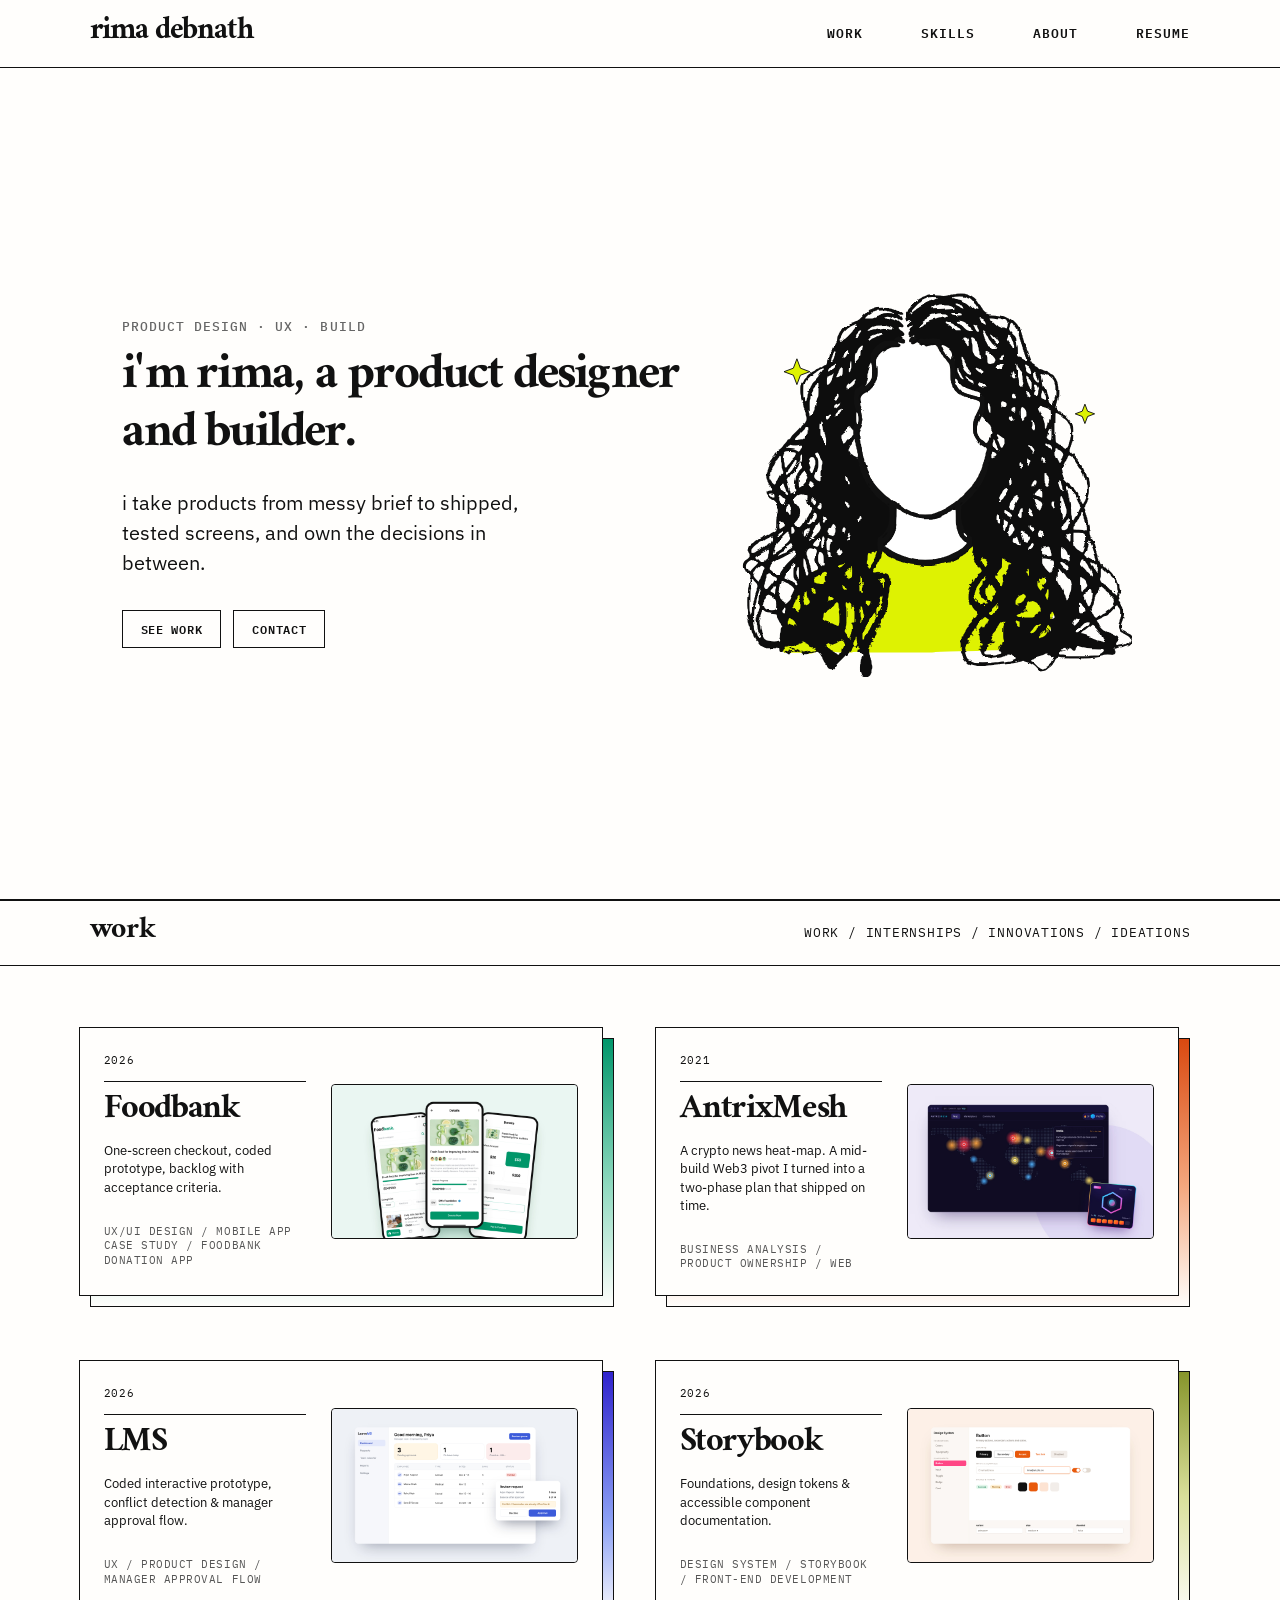
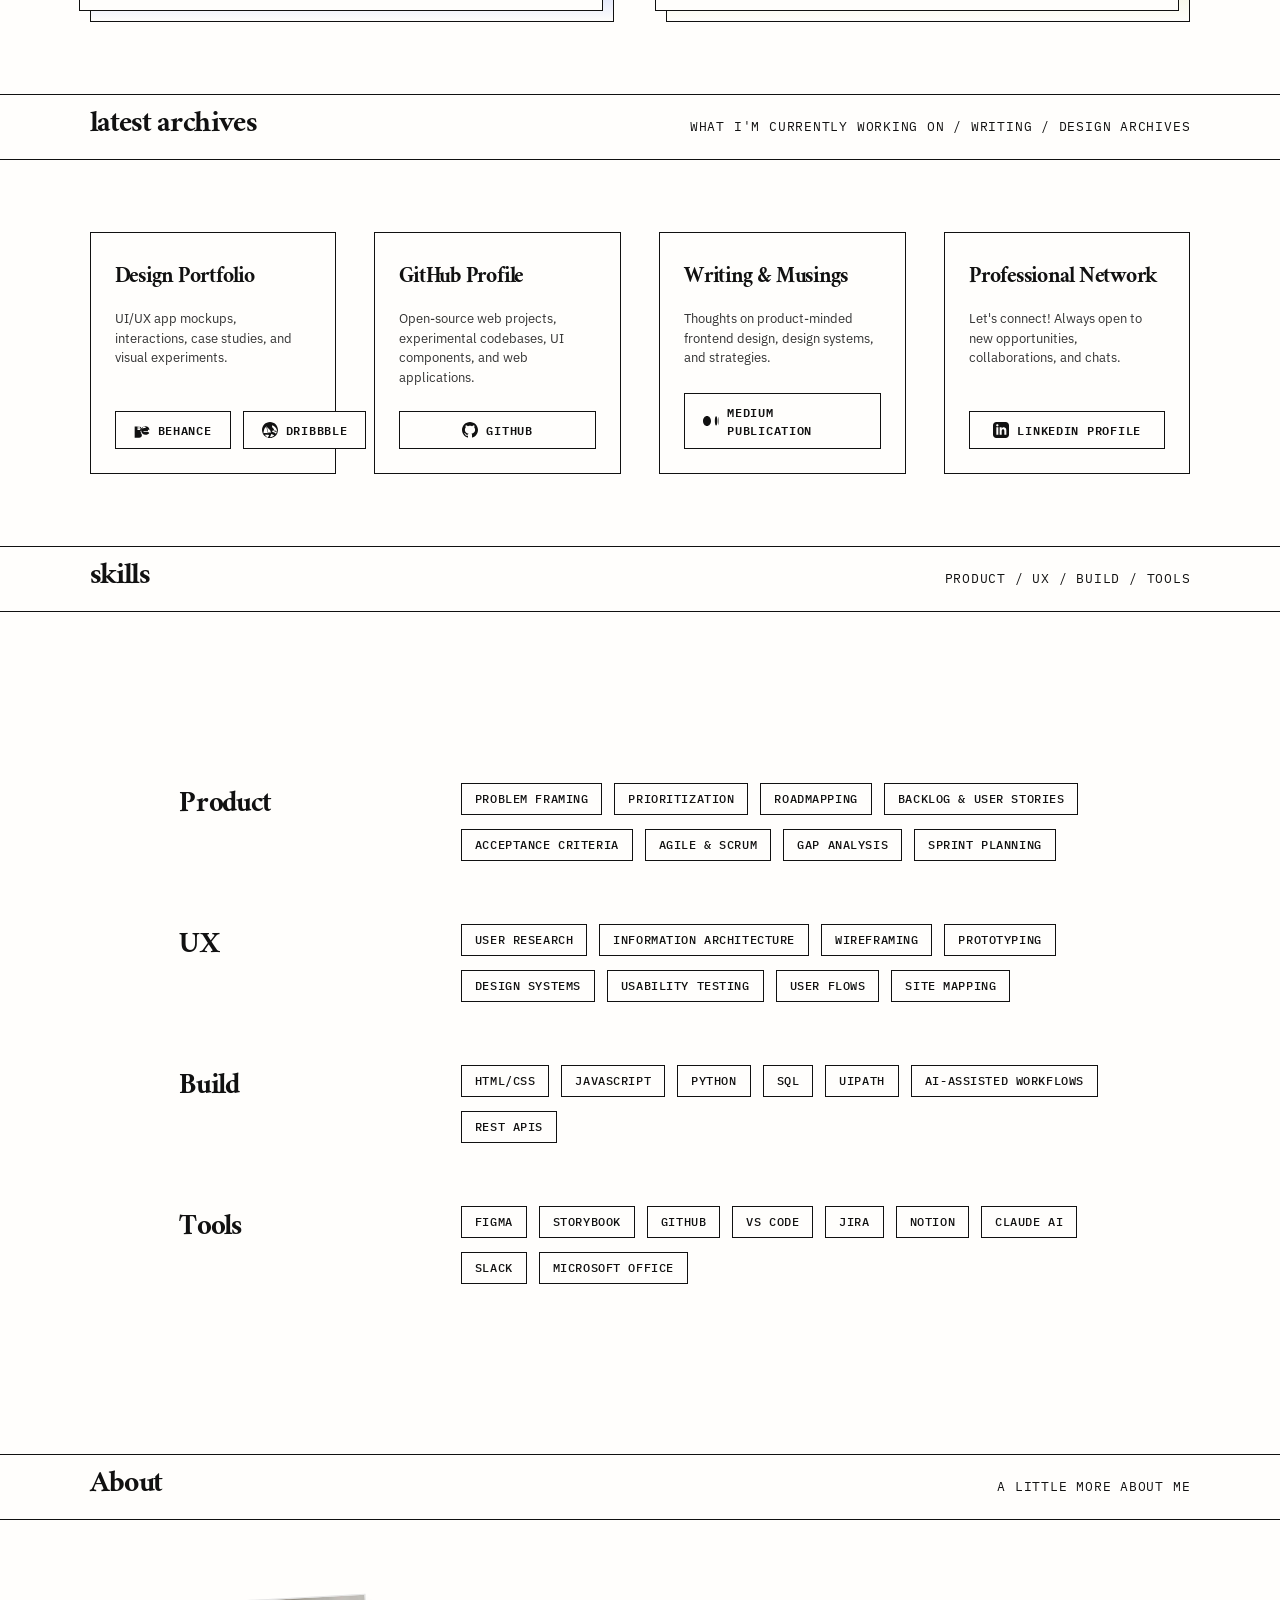
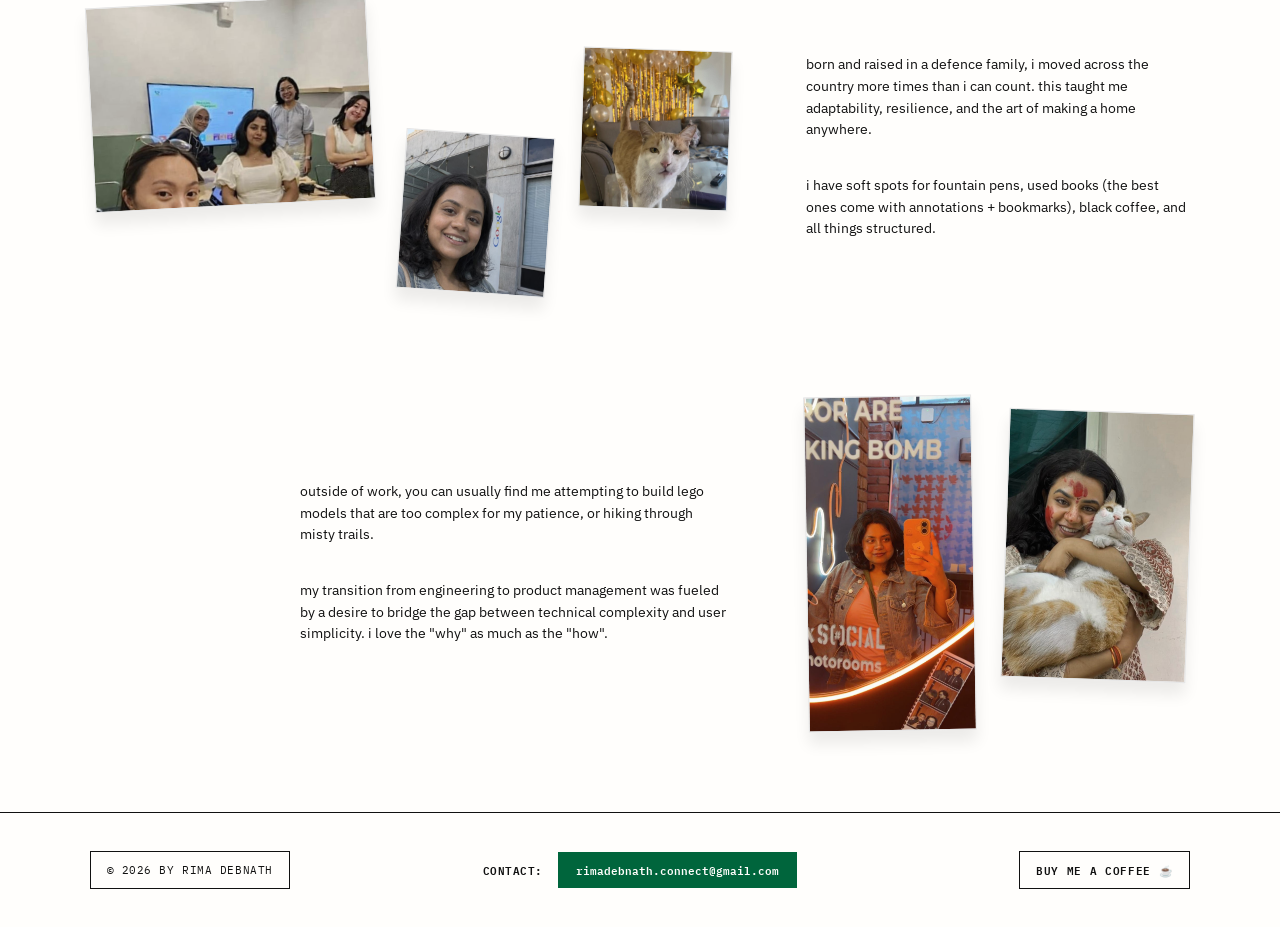
<file: index.html>
<!DOCTYPE html>
<html lang="en">

<head>
  <meta charset="UTF-8" />
  <meta name="viewport" content="width=device-width, initial-scale=1.0" />
  <meta name="description" content="Rima Debnath, product designer and UX product owner. I take products from messy brief to shipped, tested screens, and own the decisions in between." />
  <title>Rima Debnath — Product designer &amp; UX product owner</title>
  <link rel="icon" href="assets/favicon.svg" type="image/svg+xml" />
  <meta property="og:type" content="website" />
  <meta property="og:url" content="https://rima-portfolio-teal.vercel.app/" />
  <meta property="og:title" content="Rima Debnath — Product designer &amp; UX product owner" />
  <meta property="og:description" content="Rima Debnath, product designer and UX product owner. I take products from messy brief to shipped, tested screens, and own the decisions in between." />
  <meta property="og:image" content="https://rima-portfolio-teal.vercel.app/assets/og-portfolio.jpg" />
  <meta property="og:image:width" content="1200" />
  <meta property="og:image:height" content="630" />
  <meta property="og:image:alt" content="rima debnath: product designer and builder, with a line-drawn portrait of Rima" />
  <meta name="twitter:card" content="summary_large_image" />
  <link rel="stylesheet" href="styles.css" />
  <link rel="preconnect" href="https://fonts.googleapis.com" />
  <link rel="preconnect" href="https://fonts.gstatic.com" crossorigin />
  <link
    href="https://fonts.googleapis.com/css2?family=IBM+Plex+Mono:wght@400;500;600;700&family=IBM+Plex+Sans:ital,wght@0,300;0,400;0,500;0,600;0,700;1,400&family=Ramaraja&display=swap"
    rel="stylesheet"
  />
</head>

<body>
  <header class="topbar" id="top">
    <a class="wordmark" href="#top">rima debnath</a>
    <button class="menu-button" type="button" aria-expanded="false" aria-controls="nav">
      menu
    </button>
    <nav class="nav" id="nav" aria-label="Primary navigation">
      <a href="#work">work</a>
      <a href="#skills">skills</a>
      <a href="#about">about</a>
      <a href="assets/Rima_Debnath_UXPO_Resume.pdf" target="_blank" rel="noopener noreferrer">resume</a>
    </nav>
  </header>

  <main>
    <section class="hero grid-page" aria-labelledby="intro-title">
      <div class="intro-copy reveal">
        <p class="hero-eyebrow">PRODUCT DESIGN · UX · BUILD</p>
        <h1 id="intro-title" class="hero-headline">i'm rima, a product designer and builder.</h1>
        <p class="hero-description">
          i take products from messy brief to shipped, tested screens, and own the decisions in between.
        </p>
        <div class="hero-actions">
          <a class="outline-link magnetic" href="#work">see work</a>
          <a class="outline-link magnetic" href="mailto:rimadebnath.connect@gmail.com">contact</a>
        </div>
      </div>

      <div class="sketch-card reveal" aria-label="Hand drawn character illustration">
        <img class="hero-illustration hero-illustration-base" src="assets/hero-rima.svg"
          alt="Line drawing of Rima with long curly hair" width="512" height="512" fetchpriority="high" />
      </div>
    </section>

    <section class="paper-section" id="work" aria-labelledby="work-title">
      <div class="section-strip">
        <h2 id="work-title">work</h2>
        <p>work / internships / innovations / ideations</p>
      </div>

      <div class="work-grid work-grid--wide">
        <div class="work-card-gradient figmalite-gradient reveal">
          <a class="card-link" href="https://foodbank-case-study.vercel.app/"
            aria-label="Open Foodbank Donation App case study">
            <article class="work-card">
              <span class="time">2026</span>
              <h3>Foodbank</h3>
              <p class="work-outcome">One-screen checkout, coded prototype, backlog with acceptance criteria.</p>
              <div class="project-preview">
                <img class="work-card-cover" src="assets/cover-foodbank.jpg"
                  alt="Foodbank donation mobile application screens and donation flow" loading="lazy" decoding="async" />
              </div>
              <p class="work-tags">UX/UI Design / Mobile App Case Study / Foodbank Donation App</p>
            </article>
          </a>
        </div>

        <div class="work-card-gradient antrixmesh-gradient reveal">
          <a class="card-link" href="https://antrixmesh-case-study.vercel.app/"
            aria-label="Open AntrixMesh case study">
            <article class="work-card">
              <span class="time">2021</span>
              <h3>AntrixMesh</h3>
              <p class="work-outcome">A crypto news heat-map. A mid-build Web3 pivot I turned into a two-phase plan that shipped on time.</p>
              <div class="project-preview">
                <img class="work-card-cover" src="assets/cover-antrixmesh.jpg"
                  alt="AntrixMesh crypto news heat-map with a country news card and the Phase 2 reader pass" loading="lazy" decoding="async" />
              </div>
              <p class="work-tags">Business Analysis / Product Ownership / Web</p>
            </article>
          </a>
        </div>

        <div class="work-card-gradient lms-gradient reveal">
          <a class="card-link" href="https://lms-product-design-case-study.vercel.app/"
            aria-label="Open Leave Management System case study">
            <article class="work-card">
              <span class="time">2026</span>
              <h3>LMS</h3>
              <p class="work-outcome">Coded interactive prototype, conflict detection & manager approval flow.</p>
              <div class="project-preview">
                <img class="work-card-cover" src="assets/cover-lms.jpg"
                  alt="Leave Management System manager approval dashboard" loading="lazy" decoding="async" />
              </div>
              <p class="work-tags">UX / Product Design / Manager Approval Flow</p>
            </article>
          </a>
        </div>

        <div class="work-card-gradient storybook-gradient reveal">
          <a class="card-link" href="https://riimadebnath-storybook.vercel.app/?path=/docs/getting-started-intro--docs"
            target="_blank" rel="noopener noreferrer" aria-label="Open Storybook Design System Project">
            <article class="work-card">
              <span class="time">2026</span>
              <h3>Storybook</h3>
              <p class="work-outcome">Foundations, design tokens & accessible component documentation.</p>
              <div class="project-preview">
                <img class="work-card-cover" src="assets/cover-storybook.jpg"
                  alt="Storybook component library and design system documentation" loading="lazy" decoding="async" />
              </div>
              <p class="work-tags">Design System / Storybook / Front-End Development</p>
            </article>
          </a>
        </div>
      </div>
    </section>

    <section class="paper-section" id="current" aria-labelledby="current-title">
      <div class="section-strip">
        <h2 id="current-title">latest archives</h2>
        <p>what i'm currently working on / writing / design archives</p>
      </div>

      <div class="current-links">
        <div class="current-card reveal">
          <h3>Design Portfolio</h3>
          <p>UI/UX app mockups, interactions, case studies, and visual experiments.</p>
          <div class="current-actions">
            <a class="outline-link magnetic" href="https://www.behance.net/rimadebnath1" target="_blank"
              rel="noopener noreferrer">
              <svg class="btn-icon" viewBox="0 0 24 24" aria-hidden="true">
                <path
                  d="M22 17.002H14v-2.054h8v2.054zm0-6.002h-8V9h8v2zm-12.72.637c-.31.258-.696.388-1.155.388H5.21v-3.528h2.916c.456 0 .84.132 1.154.394.316.262.474.64.474 1.135 0 .736-.348 1.272-1.074 1.611zm-.246-4.597c.28.21.42.532.42.966 0 .61-.277 1.047-.834 1.309-.276.13-.615.195-1.02.195H5.21V6.994H7.96c.45 0 .813.102 1.092.308.277.206.416.486.416.837 0 .337-.146.599-.44.786zm11.758 4.293c.125.688.188 1.488.188 2.399H14.19c.04 1.066.38 1.879 1.022 2.438.643.559 1.493.839 2.551.839 1.42 0 2.443-.538 3.072-1.613l2.062 1.118c-1.026 1.76-2.905 2.64-5.637 2.64-1.928 0-3.483-.585-4.664-1.756-1.182-1.171-1.772-2.731-1.772-4.679 0-1.986.58-3.554 1.739-4.704 1.16-1.15 2.67-1.725 4.53-1.725 1.837 0 3.308.57 4.412 1.71 1.104 1.14 1.636 2.58 1.596 4.318l-.004.015zm-2.858-1.572c-.015-.815-.27-1.429-.763-1.844-.495-.415-1.116-.622-1.865-.622-.8 0-1.433.245-1.9.734-.467.49-.738 1.1-.813 1.831l.004-.099h5.337zM9.548 13.914c1.178-.85 1.768-2.025 1.768-3.525 0-1.05-.333-1.921-1-2.612C9.646 7.086 8.784 6.74 7.731 6.74H1v17h6.73c1.233 0 2.228-.356 2.986-1.069.757-.713 1.136-1.662 1.136-2.846 0-1.583-.578-2.723-1.734-3.42l.43-.49z" />
              </svg>
              Behance
            </a>
            <a class="outline-link magnetic" href="https://dribbble.com/rimadebnath" target="_blank"
              rel="noopener noreferrer">
              <svg class="btn-icon" viewBox="0 0 24 24" aria-hidden="true">
                <path
                  d="M12 24C5.385 24 0 18.615 0 12S5.385 0 12 0s12 5.385 12 12-5.385 12-12 12zm10.12-10.203c-.398-.218-3.038-1.525-6.079-1.07-.12.28-.248.568-.382.853-.165.352-.34.702-.524 1.047 2.93.832 5.626 2.659 5.86 2.825 1.056-1.558 1.488-3.414 1.125-5.655zm-2.81 7.234c-.266-.237-2.646-2.223-5.362-2.946-.664 1.706-1.4 3.34-2.122 4.793 2.96-.34 5.56-1.782 7.484-3.847zm-10.742 2.378c.7-.91 1.482-2.3 2.19-3.955-3.04-.645-6.096-.2-6.425-.143a9.92 9.92 0 0 0 4.235 4.098zm-6.273-6.626c.307-.066 3.826-.757 7.026.04-.047-.116-.095-.23-.14-.344C8.423 11.232 7.26 6.945 7.15 6.544c-2.482 1.637-4.184 4.316-4.523 7.404zm3.985-10.02c.162.533 1.34 4.764 2.186 9.47 2.614-.827 4.887-.19 5.122-.12a9.924 9.924 0 0 0-4.305-6.865 10.082 10.082 0 0 0-3.003-2.485zm8.835 1.25c2.147 1.543 3.526 3.86 3.823 6.46 2.015.02 3.67.04 3.794.04-.082-2.585-1.127-4.9-2.868-6.65a9.878 9.878 0 0 0-4.75-2.85h-.001l.002.002z" />
              </svg>
              Dribbble
            </a>
          </div>
        </div>

        <div class="current-card reveal">
          <h3>GitHub Profile</h3>
          <p>Open-source web projects, experimental codebases, UI components, and web applications.</p>
          <a class="outline-link magnetic" href="https://github.com/Rimadebnath" target="_blank"
            rel="noopener noreferrer">
            <svg class="btn-icon" viewBox="0 0 24 24" aria-hidden="true">
              <path
                d="M12 0c-6.626 0-12 5.373-12 12 0 5.302 3.438 9.8 8.207 11.387.599.111.793-.261.793-.577v-2.234c-3.338.726-4.033-1.416-4.033-1.416-.546-1.387-1.333-1.756-1.333-1.756-1.089-.745.083-.729.083-.729 1.205.084 1.839 1.237 1.839 1.237 1.07 1.834 2.807 1.304 3.492.997.107-.775.418-1.305.762-1.604-2.665-.305-5.467-1.334-5.467-5.931 0-1.311.469-2.381 1.236-3.221-.124-.303-.535-1.524.117-3.176 0 0 1.008-.322 3.301 1.23.957-.266 1.983-.399 3.003-.404 1.02.005 2.047.138 3.006.404 2.291-1.552 3.297-1.23 3.297-1.23.653 1.653.242 2.874.118 3.176.77.84 1.235 1.911 1.235 3.221 0 4.609-2.807 5.624-5.479 5.921.43.372.823 1.102.823 2.222v3.293c0 .319.192.694.801.576 4.765-1.589 8.199-6.086 8.199-11.386 0-6.627-5.373-12-12-12z" />
            </svg>
            GitHub
          </a>
        </div>

        <div class="current-card reveal">
          <h3>Writing & Musings</h3>
          <p>Thoughts on product-minded frontend design, design systems, and strategies.</p>
          <a class="outline-link magnetic" href="https://medium.com/@rimadebnath52" target="_blank"
            rel="noopener noreferrer">
            <svg class="btn-icon" viewBox="0 0 24 24" aria-hidden="true">
              <path
                d="M12 12c0 4.142-2.686 7.5-6 7.5S0 16.142 0 12s2.686-7.5 6-7.5 6 3.358 6 7.5zm9.585-.184c0 3.844-.86 6.96-1.92 6.96s-1.92-3.116-1.92-6.96.86-6.96 1.92-6.96 1.92 3.116 1.92 6.96zM24 12c0 3.412-.172 6.18-.384 6.18s-.384-2.768-.384-6.18.172-6.18.384-6.18S24 8.588 24 12z" />
            </svg>
            Medium Publication
          </a>
        </div>

        <div class="current-card reveal">
          <h3>Professional Network</h3>
          <p>Let's connect! Always open to new opportunities, collaborations, and chats.</p>
          <a class="outline-link magnetic" href="https://www.linkedin.com/in/rima-debnath-0208ar/" target="_blank"
            rel="noopener noreferrer">
            <svg class="btn-icon" viewBox="0 0 24 24" aria-hidden="true">
              <path
                d="M19 0h-14c-2.761 0-5 2.239-5 5v14c0 2.761 2.239 5 5 5h14c2.762 0 5-2.239 5-5v-14c0-2.761-2.238-5-5-5zm-11 19h-3v-11h3v11zm-1.5-12.268c-.966 0-1.75-.779-1.75-1.75s.784-1.75 1.75-1.75 1.75.779 1.75 1.75-.784 1.75-1.75 1.75zm13.5 12.268h-3v-5.604c0-3.368-4-3.113-4 0v5.604h-3v-11h3v1.765c1.396-2.586 7-2.777 7 2.476v6.759z" />
            </svg>
            LinkedIn Profile
          </a>
        </div>
      </div>
    </section>

    <section class="paper-section" id="skills" aria-labelledby="skills-title">
      <div class="section-strip">
        <h2 id="skills-title">skills</h2>
        <p>product / ux / build / tools</p>
      </div>

      <div class="skills-table">
        <div class="skill-row reveal">
          <h3>Product</h3>
          <div class="tag-list">
            <span>Problem Framing</span>
            <span>Prioritization</span>
            <span>Roadmapping</span>
            <span>Backlog & User Stories</span>
            <span>Acceptance Criteria</span>
            <span>Agile & Scrum</span>
            <span>Gap Analysis</span>
            <span>Sprint Planning</span>
          </div>
        </div>

        <div class="skill-row reveal">
          <h3>UX</h3>
          <div class="tag-list">
            <span>User Research</span>
            <span>Information Architecture</span>
            <span>Wireframing</span>
            <span>Prototyping</span>
            <span>Design Systems</span>
            <span>Usability Testing</span>
            <span>User Flows</span>
            <span>Site Mapping</span>
          </div>
        </div>

        <div class="skill-row reveal">
          <h3>Build</h3>
          <div class="tag-list">
            <span>HTML/CSS</span>
            <span>JavaScript</span>
            <span>Python</span>
            <span>SQL</span>
            <span>UiPath</span>
            <span>AI-Assisted Workflows</span>
            <span>REST APIs</span>
          </div>
        </div>

        <div class="skill-row reveal">
          <h3>Tools</h3>
          <div class="tag-list">
            <span>Figma</span>
            <span>Storybook</span>
            <span>GitHub</span>
            <span>VS Code</span>
            <span>Jira</span>
            <span>Notion</span>
            <span>Claude AI</span>
            <span>Slack</span>
            <span>Microsoft Office</span>
          </div>
        </div>
      </div>
    </section>

    <section class="paper-section about-section" id="about" aria-labelledby="about-title">
      <div class="section-strip">
        <h2 id="about-title">About</h2>
        <p>a little more about me</p>
      </div>

      <div class="about-flow">
        <div class="about-image-cluster about-image-cluster-top reveal" aria-label="About photo group">
          <div class="photo photo-wide photo-one">
            <img src="assets/about-group.jpeg" alt="Rima with teammates in a classroom setting" loading="lazy" decoding="async" />
          </div>
          <div class="photo photo-small photo-two">
            <img src="assets/about-google.jpeg" alt="Rima smiling outside the Google office" loading="lazy" decoding="async" />
          </div>
          <div class="photo photo-small photo-three">
            <img src="assets/about-cat-party.jpeg" alt="Orange and white cat standing near gold party decorations" loading="lazy" decoding="async" />
          </div>
        </div>

        <div class="about-notes about-notes-top reveal">
          <p>
            born and raised in a defence family, i moved across the country more times than i can count.
            this taught me adaptability, resilience, and the art of making a home anywhere.
          </p>
          <p>
            i have soft spots for fountain pens, used books (the best ones come with annotations +
            bookmarks), black coffee, and all things structured.
          </p>
        </div>

        <div class="about-notes about-notes-bottom reveal">
          <p>
            outside of work, you can usually find me attempting to build lego models that are too complex
            for my patience, or hiking through misty trails.
          </p>
          <p>
            my transition from engineering to product management was fueled by a desire to bridge the gap
            between technical complexity and user simplicity. i love the "why" as much as the "how".
          </p>
        </div>

        <div class="about-image-cluster about-image-cluster-bottom reveal" aria-label="More about photos">
          <div class="photo photo-tall photo-four">
            <img src="assets/about-mirror.jpeg" alt="Rima taking a mirror selfie in a photobooth" loading="lazy" decoding="async" />
          </div>
          <div class="photo photo-square photo-five">
            <img src="assets/about-cat-hug.jpeg" alt="Rima smiling while holding her orange and white cat" loading="lazy" decoding="async" />
          </div>
        </div>
      </div>
    </section>
  </main>

  <footer class="footer">
    <p>© <span id="year"></span> by Rima Debnath</p>
    <p class="footer-contact">contact: <a href="mailto:rimadebnath.connect@gmail.com">rimadebnath.connect@gmail.com</a></p>
    <p class="footer-coffee">
      <a class="coffee-link" href="https://razorpay.me/@microsoftservices" target="_blank"
        rel="noopener noreferrer">buy me a coffee ☕</a>
    </p>
  </footer>

  <script src="script.js"></script>
</body>

</html>
</file>
<file: styles.css>
:root {
  --paper: #fffefc;
  --ink: #111;
  --muted: #333;
  --rule: #111;
  --lime: #d9df9a;
  --blue: #2f22cc;
  --lavender: #d8c4ee;
  --green: #00653c;
  --font-heading: 'Ramaraja', serif;
  --font-body: 'IBM Plex Sans', -apple-system, BlinkMacSystemFont, "Segoe UI", Roboto, sans-serif;
  --font-mono: 'IBM Plex Mono', ui-monospace, Menlo, Monaco, monospace;
  --font-serif: var(--font-heading);
  --max: 100%;
  --page-pad: clamp(38px, 7vw, 92px);
  --ease: cubic-bezier(0.19, 1, 0.22, 1);
}

* {
  box-sizing: border-box;
}

html {
  scroll-behavior: smooth;
}

body {
  margin: 0;
  color: var(--ink);
  background: var(--paper);
  font-family: var(--font-body);
  font-size: 15px;
  line-height: 1.5;
  overflow-x: hidden;
}

a {
  color: inherit;
  text-decoration: none;
}

.topbar {
  position: sticky;
  top: 0;
  z-index: 20;
  display: flex;
  align-items: center;
  justify-content: space-between;
  min-height: 68px;
  padding: 0 var(--page-pad);
  border-bottom: 1px solid var(--rule);
  background: rgba(255, 254, 252, 0.92);
  backdrop-filter: blur(10px);
}

.wordmark,
.section-strip h2,
.work-card h3,
.skill-row h3,
.current-card h3 {
  font-family: var(--font-heading);
  font-weight: 400;
  letter-spacing: -0.01em;
}

.wordmark {
  font-size: clamp(26px, 3vw, 34px);
}

.nav {
  display: flex;
  align-items: center;
  gap: clamp(28px, 5vw, 58px);
}

.nav a,
.menu-button {
  border: 0;
  background: transparent;
  font-family: var(--font-mono);
  font-size: 13px;
  font-weight: 600;
  text-transform: uppercase;
  letter-spacing: 0.08em;
  cursor: pointer;
}

.nav a {
  position: relative;
}

.nav a::after {
  position: absolute;
  left: 0;
  bottom: -5px;
  width: 0;
  height: 1px;
  background: var(--ink);
  content: "";
  transition: width 0.25s ease;
}

.nav a:hover::after,
.nav a:focus-visible::after {
  width: 100%;
}

.menu-button {
  display: none;
}

.grid-page,
.paper-section {
  width: 100%;
  margin: 0 auto;
}

.hero {
  display: grid;
  grid-template-columns: 1.08fr 0.92fr;
  align-items: center;
  min-height: calc(100svh - 68px);
  padding: clamp(60px, 8vh, 120px) var(--page-pad);
  border-bottom: 1px solid var(--rule);
}

.intro-copy {
  max-width: 620px;
  margin-left: clamp(8px, 2.5vw, 42px);
  display: flex;
  flex-direction: column;
  justify-content: center;
}

.hero-eyebrow {
  margin: 0 0 16px;
  font-family: var(--font-mono);
  font-size: 13px;
  font-weight: 500;
  text-transform: uppercase;
  letter-spacing: 0.08em;
  color: #666;
  line-height: 1.2;
}

.hero-headline {
  margin: 0 0 20px;
  font-family: var(--font-heading);
  font-size: 56px;
  font-weight: 400;
  line-height: 1.05;
  letter-spacing: -0.015em;
  text-transform: lowercase;
  color: var(--ink);
  max-width: 14em;
}

.hero-description {
  margin: 0 0 32px;
  font-family: var(--font-body);
  font-size: 20px;
  font-weight: 400;
  line-height: 1.5;
  color: var(--ink);
  max-width: 36ch;
}

.hero-actions {
  display: flex;
  flex-wrap: wrap;
  gap: 12px;
  margin-top: 0;
}

.outline-link {
  display: inline-flex;
  align-items: center;
  justify-content: center;
  min-height: 38px;
  padding: 9px 18px;
  border: 1px solid var(--rule);
  background: var(--paper);
  font-family: var(--font-mono);
  font-size: 12px;
  font-weight: 600;
  text-transform: uppercase;
  letter-spacing: 0.06em;
  transition: transform 0.2s var(--ease), background 0.2s ease, color 0.2s ease;
  gap: 8px;
}

.btn-icon {
  width: 16px;
  height: 16px;
  fill: currentColor;
  flex-shrink: 0;
  display: inline-block;
  vertical-align: middle;
}


.outline-link:hover,
.outline-link:focus-visible {
  background: var(--ink);
  color: var(--paper);
  transform: translate(-2px, -2px);
}

.sketch-card {
  position: relative;
  justify-self: center;
  width: min(390px, 82vw);
  aspect-ratio: 1;
}

.hero-illustration {
  position: absolute;
  inset: 0;
  display: block;
  width: 100%;
  height: 100%;
  object-fit: contain;
  pointer-events: none;
  user-select: none;
}

.hero-illustration-base {
  position: relative;
  z-index: 1;
}

.section-strip {
  display: grid;
  grid-template-columns: 1fr 1fr;
  align-items: center;
  min-height: 66px;
  padding: 6px var(--page-pad);
  border-top: 1px solid var(--rule);
  border-bottom: 1px solid var(--rule);
}

.section-strip h2 {
  margin: 0;
  font-size: clamp(25px, 3vw, 33px);
}

.section-strip p {
  justify-self: end;
  margin: 0;
  font-family: var(--font-mono);
  font-size: clamp(11px, 1.3vw, 13px);
  text-transform: uppercase;
  letter-spacing: 0.06em;
}

/* ---------------------------------------------------------------
   Work section layouts. Two layouts live here; switch between them
   by changing ONE class on the grid element in index.html:
     <div class="work-grid work-grid--wide">   2 x 2 wide cards (current)
     <div class="work-grid work-grid--three">  original 3-column grid
   Backup of the original 3-column files:
   D:\_archive\portfolio-3col-grid-2026-10-16\
   --------------------------------------------------------------- */

/* Shared card look (both layouts) */
.work-card-gradient {
  position: relative;
  border: 1px solid var(--rule);
  background-color: var(--paper);
}

.work-card {
  display: flex;
  flex-direction: column;
  padding: 22px 22px 20px;
  border: 1px solid var(--rule);
  background: var(--paper);
  transition: top 0.38s var(--ease), left 0.38s var(--ease);
}

/* Layout A: 3-column grid of fixed 340 x 500px portrait cards
   (3 + 1 on wide screens). Use class "work-grid--three". */
.work-grid--three {
  display: flex;
  flex-direction: row;
  flex-wrap: wrap;
  justify-content: center;
  gap: clamp(56px, 6vw, 92px);
  min-height: calc(100svh - 68px);
  padding: clamp(70px, 8vh, 108px) var(--page-pad);
  max-width: 1400px;
  margin: 0 auto;
}

/* Small laptops: fit three 340px cards per row by tightening the spacing only */
@media (min-width: 1280px) and (max-width: 1439px) {
  .work-grid--three {
    column-gap: 48px;
    padding-left: 64px;
    padding-right: 64px;
  }
}

.work-grid--three .work-card-gradient {
  width: 340px;
  height: 500px;
}

.work-grid--three .work-card {
  position: absolute;
  top: -12px;
  left: -12px;
  width: calc(100% + 2px);
  height: calc(100% + 2px);
}

.work-grid--three .work-card-gradient:hover .work-card {
  top: -1px;
  left: -1px;
}

/* Layout B: 2 x 2 wide cards, full page width, text left and cover
   right (stacked, cover first, below 1024px). Use class "work-grid--wide". */
.work-grid--wide {
  display: grid;
  grid-template-columns: minmax(0, 1fr);
  gap: clamp(44px, 5vw, 64px) clamp(36px, 4vw, 56px);
  padding: clamp(70px, 8vh, 108px) var(--page-pad);
}

/* The coloured layer and the card share one grid cell, so the layer is
   always exactly the card's size. The layer's border is drawn with an
   inset shadow (no extra size), and the card is offset with a transform. */
.work-grid--wide .work-card-gradient {
  display: grid;
  border: 0;
  box-shadow: inset 0 0 0 1px var(--rule);
}

/* The link between layer and card must pass the full height down too,
   otherwise a card with less text ends up shorter than its layer */
.work-grid--wide .card-link {
  display: grid;
  min-width: 0;
}

.work-grid--wide .work-card {
  position: relative;
  top: 0;
  left: 0;
  min-width: 0;
  transform: translate(-11px, -11px);
  transition: transform 0.38s var(--ease);
  display: grid;
  grid-template-columns: minmax(0, 1fr);
  /* tags sit right under the description; any spare height goes below them */
  grid-template-rows: auto auto auto auto auto 1fr;
  grid-template-areas: "cover" "time" "title" "text" "tags" ".";
}

.work-grid--wide .work-card-gradient:hover .work-card {
  transform: translate(0, 0);
}

.work-grid--wide .time { grid-area: time; }
.work-grid--wide .work-card h3 { grid-area: title; }
.work-grid--wide .work-outcome { grid-area: text; min-height: 0; }
.work-grid--wide .work-tags { grid-area: tags; }

.work-grid--wide .project-preview {
  grid-area: cover;
  margin-bottom: 18px;
}

/* Tablets: one card per row; keep the cover from getting too big */
@media (min-width: 680px) and (max-width: 1023px) {
  .work-grid--wide .project-preview {
    justify-self: center;
    max-width: 640px;
  }
}

@media (min-width: 1024px) {
  .work-grid--wide {
    grid-template-columns: repeat(2, minmax(0, 1fr));
  }

  .work-grid--wide .work-card {
    grid-template-columns: minmax(0, 45fr) minmax(0, 55fr);
    grid-template-rows: auto auto auto auto 1fr;
    grid-template-areas:
      "time  cover"
      "title cover"
      "text  cover"
      "tags  cover"
      ".     cover";
    column-gap: clamp(20px, 2vw, 32px);
    padding: 24px;
  }

  .work-grid--wide .project-preview {
    align-self: center;
    margin-bottom: 0;
  }
}

/* Gradients for the behind layer */
.storybook-gradient {
  background: linear-gradient(180deg, #86942a 0%, #d9df9a 50%, var(--paper) 100%);
}

.lms-gradient {
  background: linear-gradient(180deg, #2f22cc 0%, #8ca1f5 60%, var(--paper) 100%);
}

.antrixmesh-gradient {
  background: linear-gradient(180deg, #d9480f 0%, #f4a77e 55%, var(--paper) 100%);
}

.figmalite-gradient {
  background: linear-gradient(180deg, #00966a 0%, #8fd9bf 55%, var(--paper) 100%);
}

.time {
  display: block;
  margin-bottom: 12px;
  font-family: var(--font-mono);
  font-size: 11px;
  text-transform: uppercase;
  letter-spacing: 0.06em;
}

.work-card h3 {
  margin: 0 0 8px;
  padding-top: 10px;
  border-top: 1px solid var(--rule);
  font-family: var(--font-heading);
  font-size: clamp(30px, 3.8vw, 38px);
  line-height: 1.1;
}

.work-outcome {
  margin: 0 0 14px;
  font-family: var(--font-body);
  font-size: 12.5px;
  line-height: 1.45;
  color: var(--ink);
  min-height: 36px;
}

.project-preview {
  position: relative;
  width: 100%;
  aspect-ratio: 16 / 10;
  border: 1px solid var(--rule);
  border-radius: 4px;
  overflow: hidden;
  background: #f6f6f6;
}

.work-card-cover {
  display: block;
  width: 100%;
  height: 100%;
  aspect-ratio: 16 / 10;
  object-fit: cover;
  border-radius: 3px;
  transition: transform 0.4s var(--ease);
}

.work-card-gradient:hover .work-card-cover {
  transform: scale(1.03);
}

.work-tags {
  margin: 14px 0 0;
  font-family: var(--font-mono);
  font-size: 10.5px;
  line-height: 1.4;
  text-transform: uppercase;
  letter-spacing: 0.05em;
  color: #555;
}

.skills-table {
  display: grid;
  gap: clamp(58px, 7vh, 76px);
  min-height: calc(100svh - 58px);
  align-content: center;
  padding: clamp(74px, 9vh, 116px) clamp(48px, 14vw, 220px);
}

.skill-row {
  display: grid;
  grid-template-columns: clamp(150px, 17vw, 230px) minmax(0, 1fr);
  gap: clamp(28px, 5vw, 64px);
  align-items: start;
}

.skill-row h3 {
  margin: 0;
  font-family: var(--font-heading);
  font-size: clamp(24px, 2.8vw, 32px);
}

.tag-list {
  display: flex;
  flex-wrap: wrap;
  gap: 14px 12px;
}

.tag-list span {
  display: inline-flex;
  min-height: 32px;
  align-items: center;
  padding: 6px 13px;
  border: 1px solid var(--rule);
  background: var(--paper);
  font-family: var(--font-mono);
  font-size: 11.5px;
  font-weight: 500;
  text-transform: uppercase;
  letter-spacing: 0.05em;
  transition: background 0.2s ease, transform 0.2s var(--ease);
}

.tag-list span:hover {
  background: #f3f3f3;
  transform: translateY(-2px);
}

.about-flow {
  display: grid;
  grid-template-columns: minmax(0, 1.25fr) minmax(290px, 0.75fr);
  grid-template-areas:
    "top-images top-notes"
    "bottom-notes bottom-images";
  gap: clamp(58px, 8vw, 112px) clamp(42px, 6vw, 86px);
  min-height: calc(100svh - 58px);
  align-content: center;
  padding: clamp(66px, 9vh, 112px) var(--page-pad);
}

.about-image-cluster {
  display: flex;
  align-items: flex-start;
  gap: clamp(18px, 2.4vw, 32px);
}

.about-image-cluster-top {
  grid-area: top-images;
}

.about-image-cluster-bottom {
  grid-area: bottom-images;
  justify-content: flex-end;
  align-items: flex-end;
}

.about-notes {
  display: grid;
  align-content: center;
  gap: 34px;
  max-width: 430px;
}

.about-notes-top {
  grid-area: top-notes;
  justify-self: start;
}

.about-notes-bottom {
  grid-area: bottom-notes;
  justify-self: end;
}

.about-notes p {
  margin: 0;
  font-size: clamp(14px, 1.05vw, 16px);
  line-height: 1.55;
}

.photo {
  position: relative;
  overflow: hidden;
  border: 1px solid #e6e6e6;
  background: #f3f3f3;
  box-shadow: 0 12px 15px rgba(0, 0, 0, 0.08);
}

.photo img {
  width: 100%;
  height: 100%;
  display: block;
  object-fit: cover;
  filter: saturate(0.86) contrast(0.98);
  transition: transform 0.45s var(--ease), filter 0.45s ease;
}

.photo:hover img {
  transform: scale(1.04);
  filter: saturate(1) contrast(1);
}

.photo-wide {
  width: clamp(230px, 26vw, 345px);
  height: clamp(145px, 16vw, 210px);
}

.photo-small {
  width: clamp(128px, 14vw, 176px);
  height: clamp(118px, 13vw, 160px);
}

.photo-tall {
  width: clamp(178px, 19vw, 250px);
  height: clamp(230px, 27vw, 335px);
}

.photo-square {
  width: clamp(188px, 21vw, 278px);
  height: clamp(188px, 21vw, 278px);
}

.photo-one {
  transform: rotate(-3deg);
}

.photo-one img {
  object-position: 50% 42%;
}

.photo-two {
  margin-top: clamp(84px, 11vw, 132px);
  transform: rotate(4deg);
}

.photo-two img {
  object-position: 46% 24%;
}

.photo-three {
  margin-top: clamp(22px, 4vw, 48px);
  transform: rotate(2deg);
}

.photo-three img {
  object-position: 58% 42%;
}

.photo-four {
  transform: rotate(-1deg);
}

.photo-four img {
  object-position: 50% 52%;
}

.photo-five {
  margin-bottom: clamp(26px, 4vw, 54px);
  transform: rotate(2deg);
}

.photo-five img {
  object-position: 48% 42%;
}

.footer {
  display: grid;
  grid-template-columns: 1fr auto 1fr;
  gap: 20px;
  align-items: center;
  width: 100%;
  margin: 0 auto;
  padding: 38px var(--page-pad);
  border-top: 1px solid var(--rule);
  font-family: var(--font-mono);
  font-size: 11px;
  text-transform: uppercase;
  letter-spacing: 0.05em;
}

.footer p {
  margin: 0;
}

.footer p:first-child {
  justify-self: start;
  padding: 10px 16px;
  border: 1px solid var(--rule);
}

.footer-contact {
  justify-self: center;
  font-weight: 600;
}

.footer-contact a {
  display: inline-block;
  margin-left: 8px;
  padding: 10px 18px;
  background: var(--green);
  color: var(--paper);
  font-family: var(--font-mono);
  font-size: 11px;
  text-transform: lowercase;
  letter-spacing: normal;
}

.footer-coffee {
  justify-self: end;
}

.coffee-link {
  display: inline-flex;
  align-items: center;
  padding: 10px 16px;
  border: 1px solid var(--rule);
  background: var(--paper);
  color: var(--ink);
  font-family: var(--font-mono);
  font-size: 11px;
  font-weight: 600;
  text-transform: uppercase;
  letter-spacing: 0.06em;
  transition: background 0.2s ease, color 0.2s ease, transform 0.2s var(--ease);
}

.coffee-link:hover {
  background: var(--ink);
  color: var(--paper);
  transform: translateY(-2px);
}

.reveal {
  opacity: 0;
  transform: translateY(22px);
  transition: opacity 0.75s var(--ease), transform 0.75s var(--ease);
}

.reveal.is-visible {
  opacity: 1;
  transform: translateY(0);
}

/* "What I'm currently working on" Section */
.current-links {
  display: grid;
  grid-template-columns: repeat(4, minmax(0, 1fr));
  gap: clamp(24px, 3vw, 42px);
  padding: clamp(60px, 8vh, 100px) var(--page-pad);
}

@media (max-width: 1200px) {
  .current-links {
    grid-template-columns: repeat(2, minmax(0, 1fr));
    gap: 36px;
  }
}


.current-card {
  border: 1px solid var(--rule);
  padding: 28px 24px 24px;
  background: var(--paper);
  display: flex;
  flex-direction: column;
  justify-content: space-between;
  min-height: 240px;
}

.current-card h3 {
  margin: 0 0 12px;
  font-family: var(--font-heading);
  font-size: clamp(20px, 2vw, 24px);
  font-weight: 400;
}

.current-card p {
  margin: 0 0 24px;
  font-size: 13px;
  line-height: 1.5;
  color: var(--muted);
  flex-grow: 1;
}

.current-actions {
  display: flex;
  gap: 12px;
}

@media (max-width: 900px) {
  .hero,
  .section-strip,
  .skill-row,
  .about-flow,
  .footer {
    grid-template-columns: 1fr;
  }

  .about-flow {
    grid-template-areas:
      "top-images"
      "top-notes"
      "bottom-images"
      "bottom-notes";
    min-height: auto;
  }

  .section-strip {
    gap: 6px;
    padding-top: 12px;
    padding-bottom: 12px;
  }

  .section-strip p,
  .footer p,
  .footer p:first-child,
  .footer-contact,
  .footer-coffee {
    justify-self: start;
  }

  .work-grid--three {
    max-width: 100%;
    gap: 36px;
  }

  .about-notes {
    max-width: none;
  }

  .about-notes-bottom,
  .about-notes-top {
    justify-self: start;
  }

  .about-image-cluster {
    flex-wrap: wrap;
  }

  .about-image-cluster-bottom {
    justify-content: flex-start;
  }

  .current-links {
    grid-template-columns: 1fr;
    max-width: 430px;
    margin: 0 auto;
    gap: 28px;
    padding-left: var(--page-pad);
    padding-right: var(--page-pad);
  }
}

@media (max-width: 680px) {
  body {
    font-size: 14px;
  }

  .topbar {
    padding: 0 18px;
  }

  .menu-button {
    display: block;
  }

  .nav {
    position: absolute;
    left: 0;
    right: 0;
    top: 100%;
    display: grid;
    gap: 0;
    border-bottom: 1px solid var(--rule);
    background: var(--paper);
    opacity: 0;
    pointer-events: none;
    transform: translateY(-8px);
    transition: opacity 0.2s ease, transform 0.2s ease;
  }

  .nav.is-open {
    opacity: 1;
    pointer-events: auto;
    transform: translateY(0);
  }

  .nav a {
    padding: 16px 20px;
    border-top: 1px solid var(--rule);
  }

  .hero {
    padding: 48px var(--page-pad) 64px;
    gap: 36px;
  }

  .intro-copy {
    margin-left: 0;
    max-width: 100%;
  }

  .hero-eyebrow {
    font-size: 12px;
    margin-bottom: 14px;
  }

  .hero-headline {
    font-size: 38px;
    line-height: 1.08;
    margin-bottom: 16px;
    max-width: 100%;
  }

  .hero-description {
    font-size: 17px;
    line-height: 1.5;
    margin-bottom: 24px;
    max-width: 100%;
  }

  .sketch-card {
    width: 290px;
  }

  .section-strip,
  .about-flow,
  .footer {
    padding-left: var(--page-pad);
    padding-right: var(--page-pad);
  }

  .skills-table {
    padding-left: var(--page-pad);
    padding-right: var(--page-pad);
  }

  .about-flow {
    gap: 34px;
  }

  .about-image-cluster {
    display: grid;
    grid-template-columns: 1fr 0.85fr;
    align-items: start;
  }

  .about-image-cluster-top .photo-three {
    grid-column: 1 / -1;
    justify-self: end;
  }

  .photo-one,
  .photo-two,
  .photo-three,
  .photo-four,
  .photo-five {
    margin: 0;
  }

  .photo-wide,
  .photo-small,
  .photo-tall,
  .photo-square {
    width: 100%;
  }

  .work-grid--three {
    padding-left: 18px;
    padding-right: 18px;
    gap: 32px;
  }

  .work-grid--three .work-card-gradient {
    width: 290px;
    height: 440px;
  }

  .work-grid--three .work-card {
    top: -8px;
    left: -8px;
    width: calc(100% + 2px);
    height: calc(100% + 2px);
  }

  .work-card {
    padding: 20px 18px 18px;
  }

  .work-grid--wide .work-card {
    transform: translate(-7px, -7px);
  }

  .work-grid--wide .project-preview {
    margin-bottom: 14px;
  }

  .work-card h3 {
    font-size: 28px;
    margin: 0 0 6px;
    padding-top: 10px;
  }

  .work-outcome {
    font-size: 12px;
    min-height: auto;
    margin-bottom: 12px;
  }

  .project-preview {
    aspect-ratio: 16 / 10;
    width: 100%;
    height: auto;
  }

  .tag-list {
    gap: 10px 8px;
  }

  .tag-list span {
    font-size: 11px;
    min-height: 28px;
    padding: 5px 10px;
  }

  .footer {
    grid-template-columns: 1fr;
    gap: 16px;
  }

  .footer-contact a {
    margin-left: 0;
    margin-top: 8px;
    display: block;
    width: fit-content;
  }
}



@media (prefers-reduced-motion: reduce) {
  *,
  *::before,
  *::after {
    animation-duration: 0.01ms !important;
    animation-iteration-count: 1 !important;
    scroll-behavior: auto !important;
    transition-duration: 0.01ms !important;
  }
}
</file>
